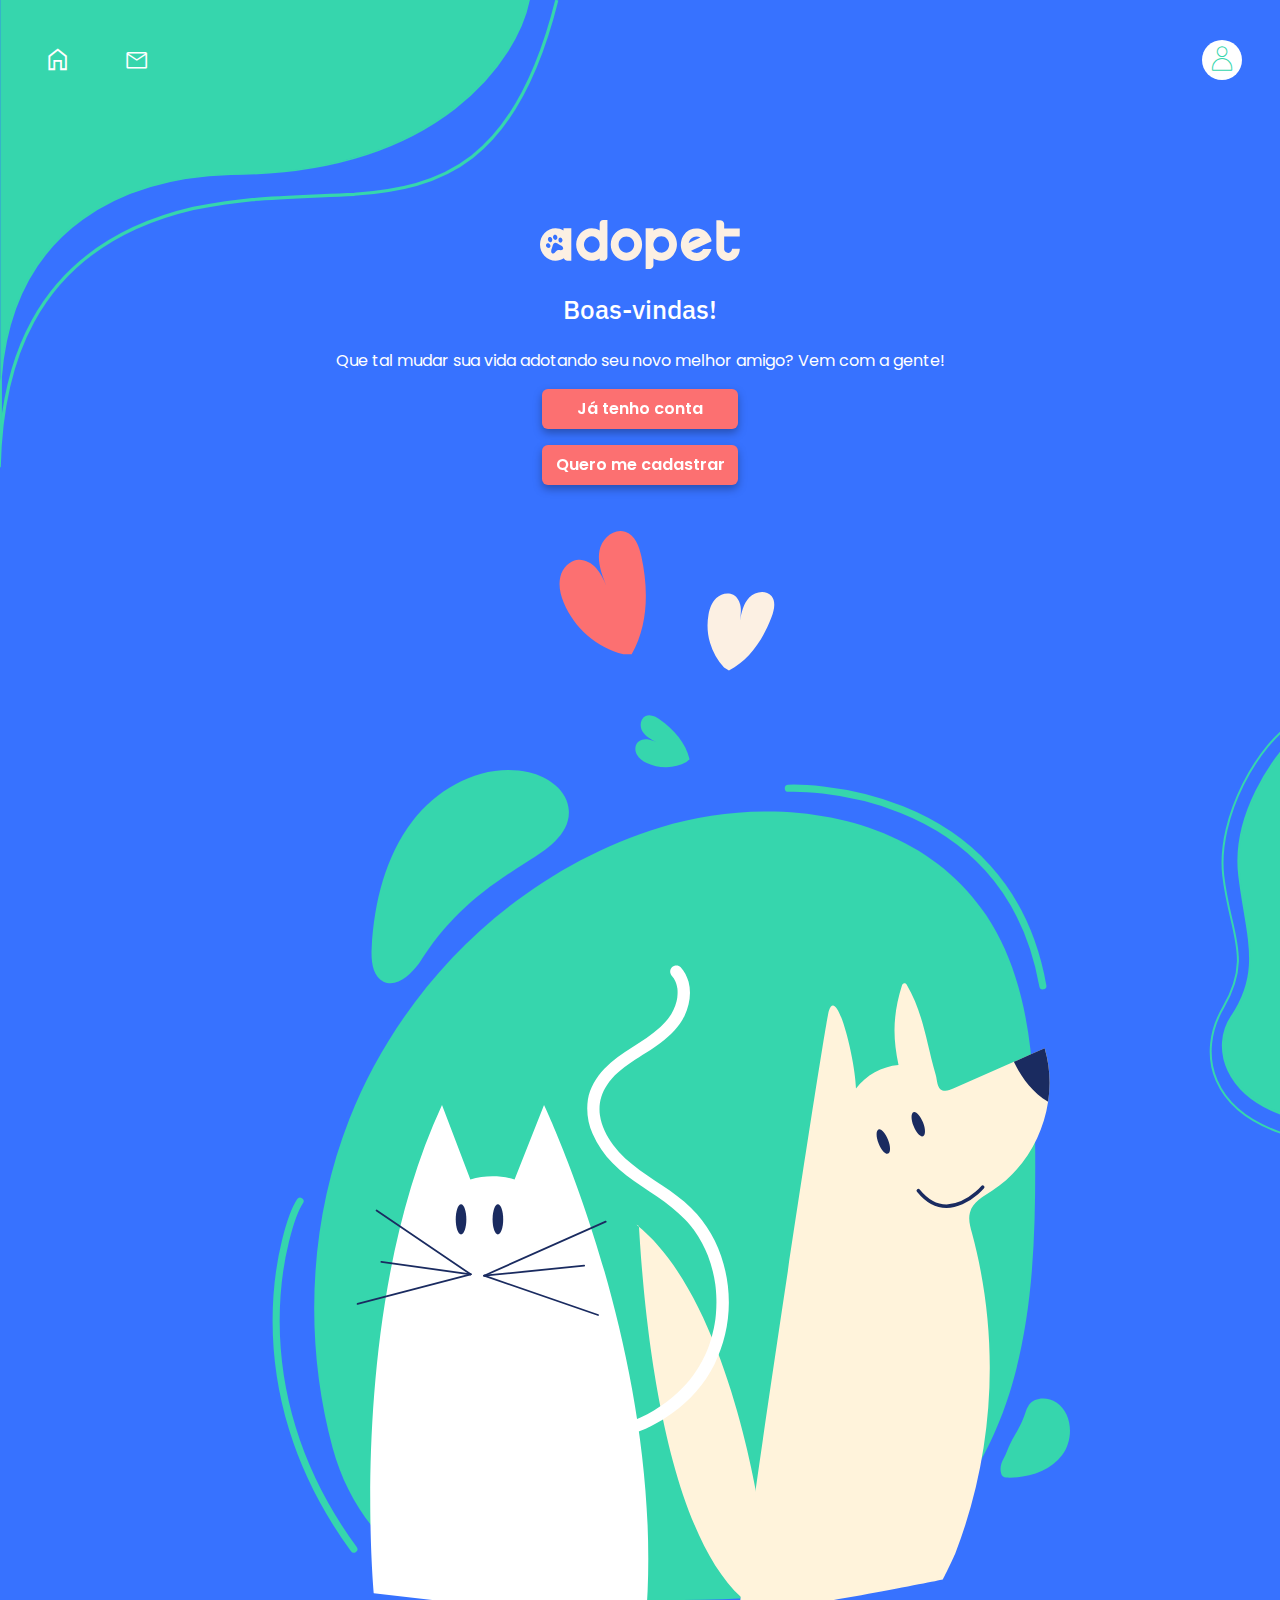
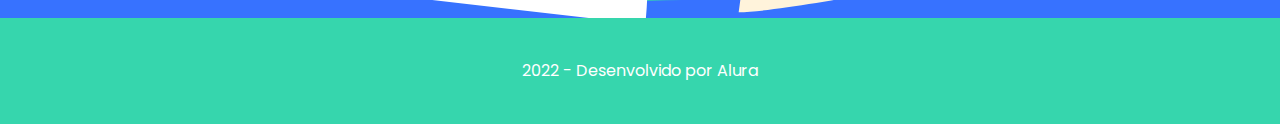
<file: src/index.html>
<!DOCTYPE html>
<html lang="en">
  <head>
    <meta charset="UTF-8" />
    <meta http-equiv="X-UA-Compatible" content="IE=edge" />
    <meta name="viewport" content="width=device-width, initial-scale=1.0" />
    <title>Document</title>
    <link rel="preconnect" href="https://fonts.googleapis.com" />
    <link rel="preconnect" href="https://fonts.gstatic.com" crossorigin />
    <link
      href="https://fonts.googleapis.com/css2?family=IBM+Plex+Sans:wght@500&family=Poppins:wght@400;500;600&display=swap"
      rel="stylesheet"
    />
    <link rel="stylesheet" href="reset.css" />
    <link rel="stylesheet" href="index.css" />
  </head>
  <body>
    <header class="header">
      <div class="header__image"></div>
      <div class="header__image-line"></div>
      <nav class="header__buttons">
        <div class="header__buttons--not-logged">
          <button alt="Botão Home" class="header__buttons-home"><i></i></button>
          <button alt="Botão Mensagens" class="header__buttons-messages">
            <i></i>
          </button>
        </div>
        <button class="header__buttons-user" alt="Perfil"><i></i></button>
      </nav>
    </header>
    <main class="main-section">
      <img
        src="./assets/img/Logo.svg"
        class="main-section__logo"
        alt="Logo Adopet"
      />

      <h3 class="main-section__title">Boas-vindas!</h3>
      <p class="main-section__text">
        Que tal mudar sua vida adotando seu novo melhor amigo? Vem com a gente!
      </p>
      <a href="#" class="main-section__button-link">Já tenho conta</a>
      <a href="#" class="main-section__button-link">Quero me cadastrar</a>
      <div class="main-section__image-container">
        <img
          class="main-section__image-home"
          src="./assets/img/Ilustração 1.svg"
          alt="Desenho de cão e gato"
        />
      </div>
    </main>
    <footer class="footer">
      <p>2022 - Desenvolvido por Alura</p>
    </footer>
  </body>
</html>
</file>
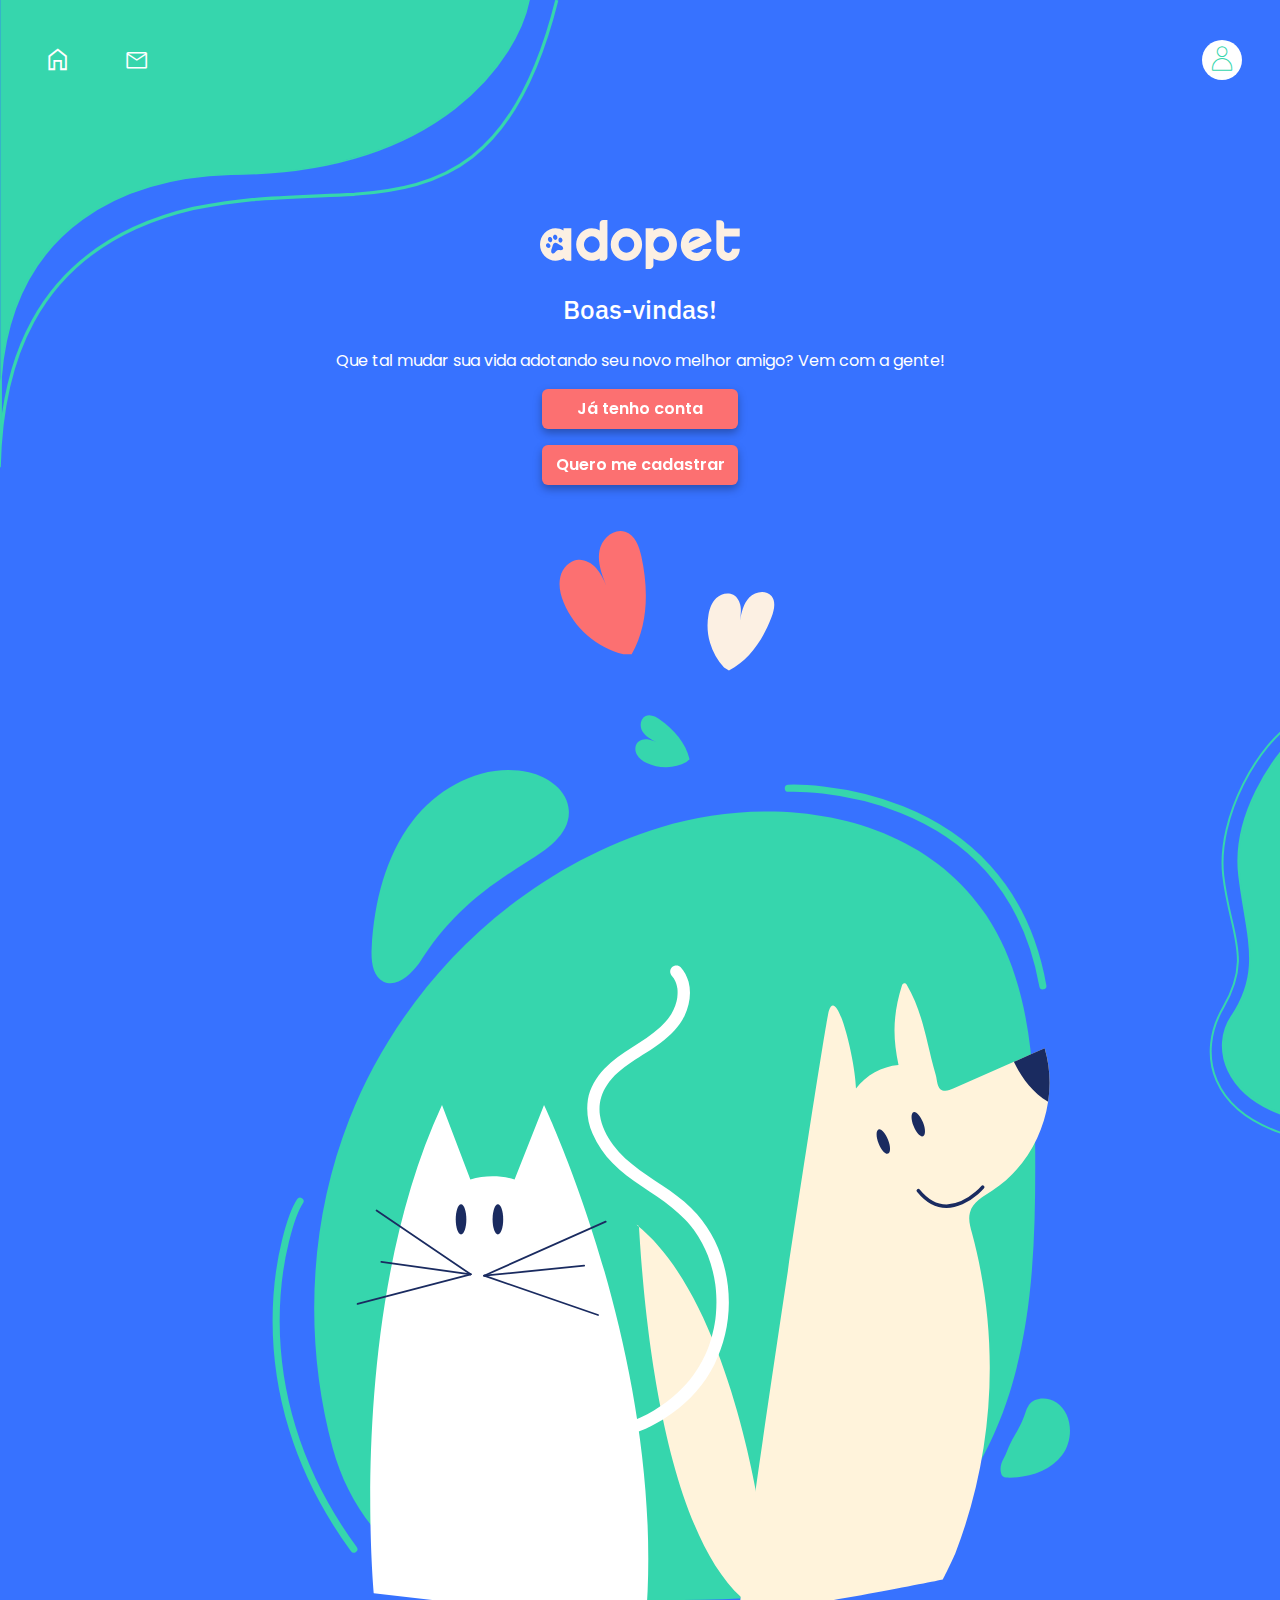
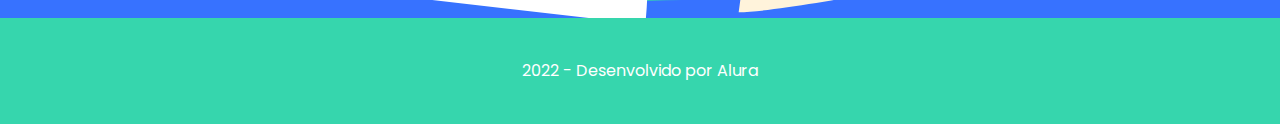
<file: src/pages/Home/index.html>
<!DOCTYPE html>
<html lang="en">
  <head>
    <meta charset="UTF-8" />
    <meta http-equiv="X-UA-Compatible" content="IE=edge" />
    <meta name="viewport" content="width=device-width, initial-scale=1.0" />
    <title>Document</title>
    <link rel="preconnect" href="https://fonts.googleapis.com" />
    <link rel="preconnect" href="https://fonts.gstatic.com" crossorigin />
    <link
      href="https://fonts.googleapis.com/css2?family=IBM+Plex+Sans:wght@500&family=Poppins:wght@400;500;600&display=swap"
      rel="stylesheet"
    />
    <link rel="stylesheet" href="../../assets/css/reset.css" />
    <link rel="stylesheet" href="index.css" />
  </head>
  <body>
    <header class="header">
      <div class="header__image"></div>
      <div class="header__image-line"></div>
      <nav class="header__buttons">
        <div class="header__buttons--not-logged">
          <button alt="Botão Home" class="header__buttons-home"><i></i></button>
          <button alt="Botão Mensagens" class="header__buttons-messages">
            <i></i>
          </button>
        </div>
        <button class="header__buttons-user" alt="Perfil"><i></i></button>
      </nav>
    </header>
    <main class="main-section">
      <img
        src="/src/assets/img/Logo.svg"
        class="main-section__logo"
        alt="Logo Adopet"
      />

      <h3 class="main-section__title">Boas-vindas!</h3>
      <p class="main-section__text">
        Que tal mudar sua vida adotando seu novo melhor amigo? Vem com a gente!
      </p>
      <a href="#" class="main-section__button-link">Já tenho conta</a>
      <a href="#" class="main-section__button-link">Quero me cadastrar</a>
      <div class="main-section__image-container">
        <img
          class="main-section__image-home"
          src="../../assets/img/Ilustração 1.svg"
          alt="Desenho de cão e gato"
        />
      </div>
    </main>
    <footer class="footer">
      <p>2022 - Desenvolvido por Alura</p>
    </footer>
  </body>
</html>
</file>
<file: src/index.css>
@font-face {
  font-family: "icomoon";
  src: url(./assets/fonts/icomoon.ttf);
}

body {
  background-color: #3772ff;
  font-family: "Poppins", "icomoon", sans-serif;
  color: #ffffff;
  font-weight: 400px;
  font-size: 16px;
  line-height: 24px;
  /* height: 100vh; */
  /* overflow-y: scroll; */
}

.header {
  width: 100vw;
  position: absolute;
}
.header__image-line {
  background-image: url("./assets/img/header-image2.svg");
  width: 97.8033vw;
  height: 81.944vw;
  position: absolute;
  top: 0;
  background-repeat: no-repeat;
  background-size: contain;
  z-index: -1;
  max-width: 559.8px;
  max-height: 469px;
}
.header__image {
  background-image: url("./assets/img/header-image1.svg");
  width: 92.56944vw;
  height: 75.97778vw;
  background-repeat: no-repeat;
  background-size: contain;
  z-index: -1;
  max-width: 529.8px;
  max-height: 434.85px;
  /* padding: 47px 48px; */
}
.header__buttons--not-logged {
  width: 100px;
  height: 30px;
  /* padding-bottom: 50px; */
  display: flex;
  align-items: baseline;
  justify-content: space-between;
}

.header__buttons {
  padding: 40px 38px 40px 48px;
  position: absolute;
  top: 0;
  left: 0;
  width: 100%;
  box-sizing: border-box;
  /* right: 0; */
  display: flex;
  align-items: center;
  justify-content: space-between;
}
/* .header__buttons-user {
  visibility: hidden;
} */
/* .header__buttons-home {
  width: 19.2px;
  height: 23px;
} */
.header__buttons-home i::before {
  content: "\e905";
  font-size: 22px;
}
.header__buttons-messages i::before {
  content: "\e904";
  font-size: 18px;
}
.header__buttons-user i::before {
  content: "\e901";
  font-size: 24px;
  color: #36d6ad;
}
.header__buttons-user {
  width: 40px;
  height: 40px;
  background-color: #ffffff;
  border-radius: 30px;
}

h3 {
  font-family: "IBM Plex Sans";
  font-style: normal;
  font-weight: 500;
  font-size: 26px;
  line-height: 48px;
}

.main-section {
  /* position: relative; */
  /* top: -98px; */

  /* bottom: 0px; */
  display: flex;
  flex-direction: column;
  align-items: center;
  justify-content: space-between;
  gap: 16px;
  padding: 220px 15vw 0;
  background-image: url(./assets/img/Forma\ 2.svg);
  background-repeat: no-repeat;
  background-position: 100% 60%;
  min-height: 660px;
}
.main-section__logo {
  width: 200px;
}

.main-section__text {
  text-align: center;
  /* margin: 0 15vw; */
}
.main-section__button-link {
  background-color: #fc7071;
  padding: 8px 8px;
  font-weight: 600;
  width: 180px;
  height: 24px;
  border-radius: 6px;
  filter: drop-shadow(0px 4px 4px rgba(0, 0, 0, 0.3));
  text-align: center;
}
.main-section__image-container {
  width: 68.7vw;
  /* height: ; */
}
.main-section__image-home {
  position: relative;
  top: 30px;
  left: -10px;
  z-index: -1;
  /* width: 247.34px;
  height: 312.77px; */
}
.footer {
  background-color: #36d6ad;
  text-align: center;
  padding: 41px 0;
  height: auto;
  /* z-index: -1; */
  width: 100%;
  box-sizing: border-box;
}
</file>
<file: src/pages/Home/index.css>
@font-face {
  font-family: "icomoon";
  src: url(../../assets/fonts/icomoon.ttf);
}

body {
  background-color: #3772ff;
  font-family: "Poppins", "icomoon", sans-serif;
  color: #ffffff;
  font-weight: 400px;
  font-size: 16px;
  line-height: 24px;
  /* height: 100vh; */
  /* overflow-y: scroll; */
}

.header {
  width: 100vw;
  position: absolute;
}
.header__image-line {
  background-image: url("../../assets/img/header-image2.svg");
  width: 97.8033vw;
  height: 81.944vw;
  position: absolute;
  top: 0;
  background-repeat: no-repeat;
  background-size: contain;
  z-index: -1;
  max-width: 559.8px;
  max-height: 469px;
}
.header__image {
  background-image: url("../../assets/img/header-image1.svg");
  width: 92.56944vw;
  height: 75.97778vw;
  background-repeat: no-repeat;
  background-size: contain;
  z-index: -1;
  max-width: 529.8px;
  max-height: 434.85px;
  /* padding: 47px 48px; */
}
.header__buttons--not-logged {
  width: 100px;
  height: 30px;
  /* padding-bottom: 50px; */
  display: flex;
  align-items: baseline;
  justify-content: space-between;
}

.header__buttons {
  padding: 40px 38px 40px 48px;
  position: absolute;
  top: 0;
  left: 0;
  width: 100%;
  box-sizing: border-box;
  /* right: 0; */
  display: flex;
  align-items: center;
  justify-content: space-between;
}
/* .header__buttons-user {
  visibility: hidden;
} */
/* .header__buttons-home {
  width: 19.2px;
  height: 23px;
} */
.header__buttons-home i::before {
  content: "\e905";
  font-size: 22px;
}
.header__buttons-messages i::before {
  content: "\e904";
  font-size: 18px;
}
.header__buttons-user i::before {
  content: "\e901";
  font-size: 24px;
  color: #36d6ad;
}
.header__buttons-user {
  width: 40px;
  height: 40px;
  background-color: #ffffff;
  border-radius: 30px;
}

h3 {
  font-family: "IBM Plex Sans";
  font-style: normal;
  font-weight: 500;
  font-size: 26px;
  line-height: 48px;
}

.main-section {
  /* position: relative; */
  /* top: -98px; */

  /* bottom: 0px; */
  display: flex;
  flex-direction: column;
  align-items: center;
  justify-content: space-between;
  gap: 16px;
  padding: 220px 15vw 0;
  background-image: url(../../assets/img/Forma\ 2.svg);
  background-repeat: no-repeat;
  background-position: 100% 60%;
  min-height: 660px;
}
.main-section__logo {
  width: 200px;
}

.main-section__text {
  text-align: center;
  /* margin: 0 15vw; */
}
.main-section__button-link {
  background-color: #fc7071;
  padding: 8px 8px;
  font-weight: 600;
  width: 180px;
  height: 24px;
  border-radius: 6px;
  filter: drop-shadow(0px 4px 4px rgba(0, 0, 0, 0.3));
  text-align: center;
}
.main-section__image-container {
  width: 68.7vw;
  /* height: ; */
}
.main-section__image-home {
  position: relative;
  top: 30px;
  left: -10px;
  z-index: -1;
  /* width: 247.34px;
  height: 312.77px; */
}
.footer {
  background-color: #36d6ad;
  text-align: center;
  padding: 41px 0;
  height: auto;
  /* z-index: -1; */
  width: 100%;
  box-sizing: border-box;
}
</file>
